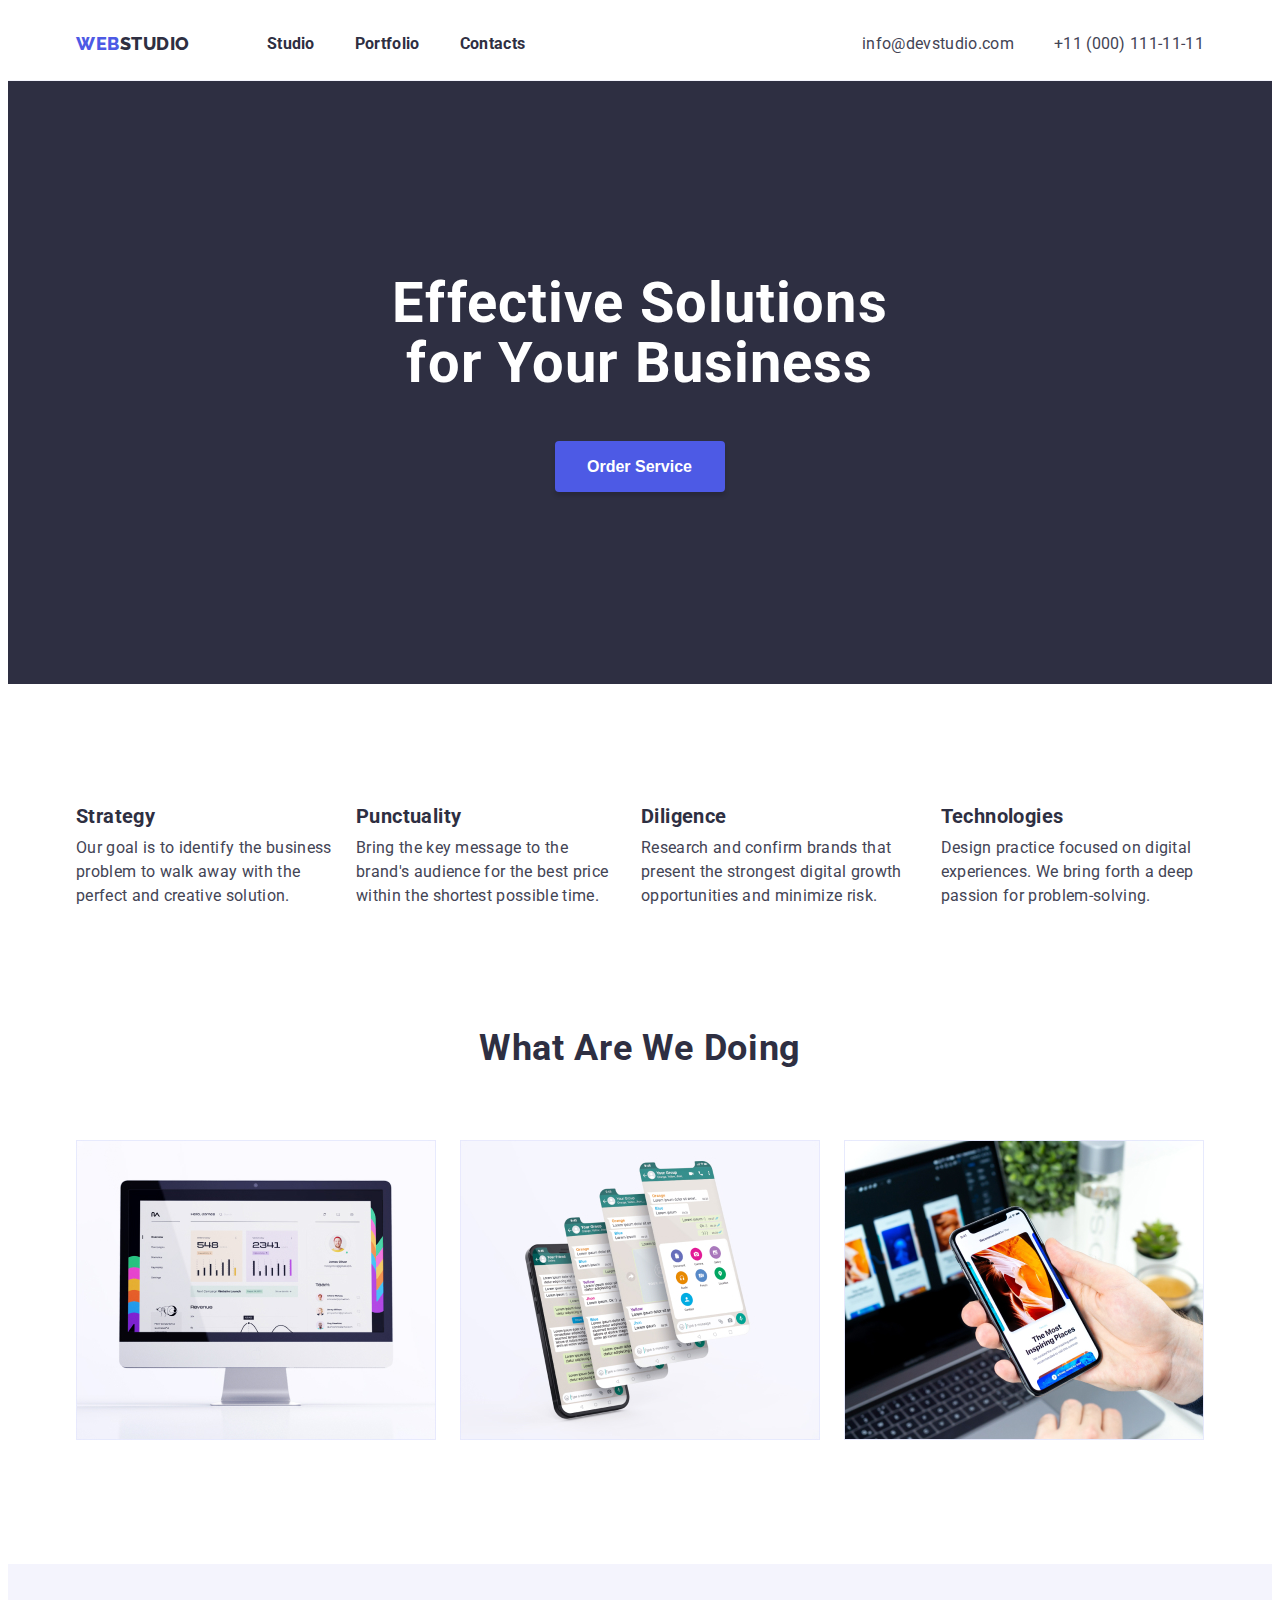
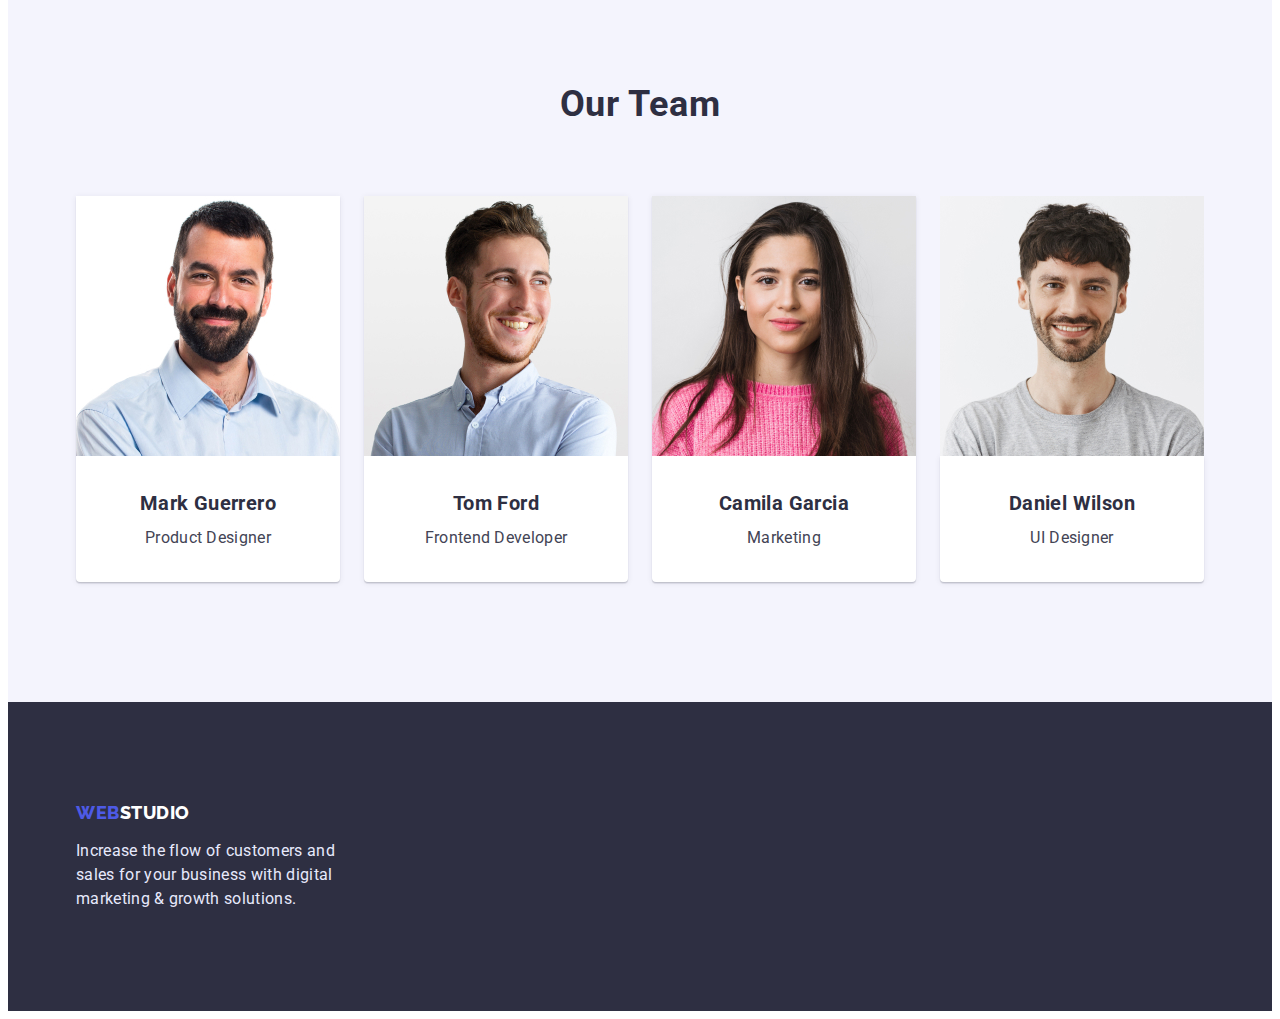
<file: index.html>
<!DOCTYPE html>
<html lang="en">
  <head>
    <meta charset="UTF-8" />
    <meta http-equiv="X-UA-Compatible" content="IE=edge" />
    <meta name="viewport" content="width=device-width, initial-scale=1.0" />
    <link rel="preconnect" href="https://fonts.googleapis.com" />
    <link rel="preconnect" href="https://fonts.gstatic.com" crossorigin />
    <link
      href="https://fonts.googleapis.com/css2?family=Raleway:wght@800&family=Roboto:wght@400;700&display=swap"
      rel="stylesheet"
    />
    <link
      rel="stylesheet"
      href="https://cdnjs.cloudflare.com/ajax/libs/modern-normalize/1.1.0/modern-normalize.min.css"
      integrity="sha512-wpPYUAdjBVSE4KJnH1VR1HeZfpl1ub8YT/NKx4PuQ5NmX2tKuGu6U/JRp5y+Y8XG2tV+wKQpNHVUX03MfMFn9Q=="
      crossorigin="anonymous"
      referrerpolicy="no-referrer"
    />
    <link rel="stylesheet" type="text/css" href="./css/styles.css" />
    <title>Studio</title>
  </head>
  <body>
    <header class="header">
      <div class="container">
        <nav class="header-block">
          <a class="header-logo" href="/index.html"><span>WEB</span>STUDIO</a>
          <ul class="header-nav list">
            <li class="item">
              <a class="header-link link" href="/index.html">Studio</a>
            </li>
            <li class="item">
              <a class="header-link link" href="./portfolio.html">Portfolio</a>
            </li>
            <li class="item">
              <a class="header-link link" href="/">Contacts</a>
            </li>
          </ul>
          <ul class="header-adress list">
            <li class="item">
              <a class="header-contact" href="mailto:info@devstudio.com"
                >info@devstudio.com</a
              >
            </li>
            <li class="item">
              <a class="header-contact" href="tel:+11(000)111-11-11"
                >+11 (000) 111-11-11</a
              >
            </li>
          </ul>
        </nav>
      </div>
    </header>

    <!-- Hero -->
    <main>
      <!-- section-1 -->
      <section class="order">
        <h1 class="order-title">Effective Solutions <br />for Your Business</h1>
        <button class="order-button" type="button">Order Service</button>
      </section>
      <!--section-2-->
      <section class="benefits">
        <div class="container">
          <ul class="benefits-list">
            <li class="item">
              <h3 class="benefits-title">Strategy</h3>
              <p class="benefits-decription">
                Our goal is to identify the business problem to walk away with
                the perfect and creative solution.
              </p>
            </li>
            <li class="item">
              <h3 class="benefits-title">Punctuality</h3>
              <p class="benefits-decription">
                Bring the key message to the brand's audience for the best price
                within the shortest possible time.
              </p>
            </li>
            <li class="item">
              <h3 class="benefits-title">Diligence</h3>
              <p class="benefits-decription">
                Research and confirm brands that present the strongest digital
                growth opportunities and minimize risk.
              </p>
            </li>
            <li class="item">
              <h3 class="benefits-title">Technologies</h3>
              <p class="benefits-decription">
                Design practice focused on digital experiences. We bring forth a
                deep passion for problem-solving.
              </p>
            </li>
          </ul>
        </div>
      </section>
      <section class="work">
        <div class="container">
          <h2 class="work-title">What are we doing</h2>
          <ul class="work-list">
            <li class="item">
              <img
                class="work-image"
                src="./images/image_1.jpg"
                alt="pic_1"
                width="360"
              />
            </li>
            <li class="item">
              <img
                class="work-image"
                src="./images/image_2.jpg"
                alt="pic_2"
                width="360"
              />
            </li>
            <li class="item">
              <img
                class="work-image"
                src="./images/image_3.jpg"
                alt="pic_3"
                width="360"
              />
            </li>
          </ul>
        </div>
      </section>
      <!-- section-3 -->
      <section class="team">
        <div class="container">
          <h2 class="team-title">Our Team</h2>
          <ul class="team-list">
            <li class="item">
              <div class="team-member-block">
                <img
                  class="team-avatar"
                  src="./images/image_4.jpg"
                  alt="mark_guererro"
                  width="264"
                />

                <div class="team-text-block">
                  <h3 class="team-member">Mark Guerrero</h3>
                <p class="team-job">Product Designer</p>
              </div>
            </div>
            </li>
            <li class="item">
              <div class="team-member-block">
                <img
                  class="team-avatar"
                  src="./images/image_5.jpg"
                  alt="tom_ford"
                  width="264"
                />
                <div class="team-text-block">
                  <h3 class="team-member">Tom Ford</h3>
                <p class="team-job">Frontend Developer</p>
              </div>
            </div>
            </li>
            <li class="item">
              <div class="team-member-block">
                <img
                  class="team-avatar"
                  src="./images/image_6.jpg"
                  alt="camila_garcia"
                  width="264"
                />
                <div class="team-text-block">
                  <h3 class="team-member">Camila Garcia</h3>
                <p class="team-job">Marketing</p>
              </div>
            </div>
            </li>
            <li class="item">
              <img
                class="team-avatar"
                src="./images/image_7.jpg"
                alt="daniel_wilson"
                width="264"
              />
              <div class="team-member-block">
                <div class="team-text-block">
                  <h3 class="team-member">Daniel Wilson</h3>
                <p class="team-job">UI Designer</p>
              </div>
            </div>
            </li>
          </ul>
        </div>
      </section>
    </main>

    <footer class="footer">
      <div class="container">
        <a class="footer-logo" href="/"><span>WEB</span>STUDIO</a>
        <p class="footer-abstract">
          Increase the flow of customers and sales for your business with
          digital marketing & growth solutions.
        </p>
      </div>
    </footer>
  </body>
</html>
</file>
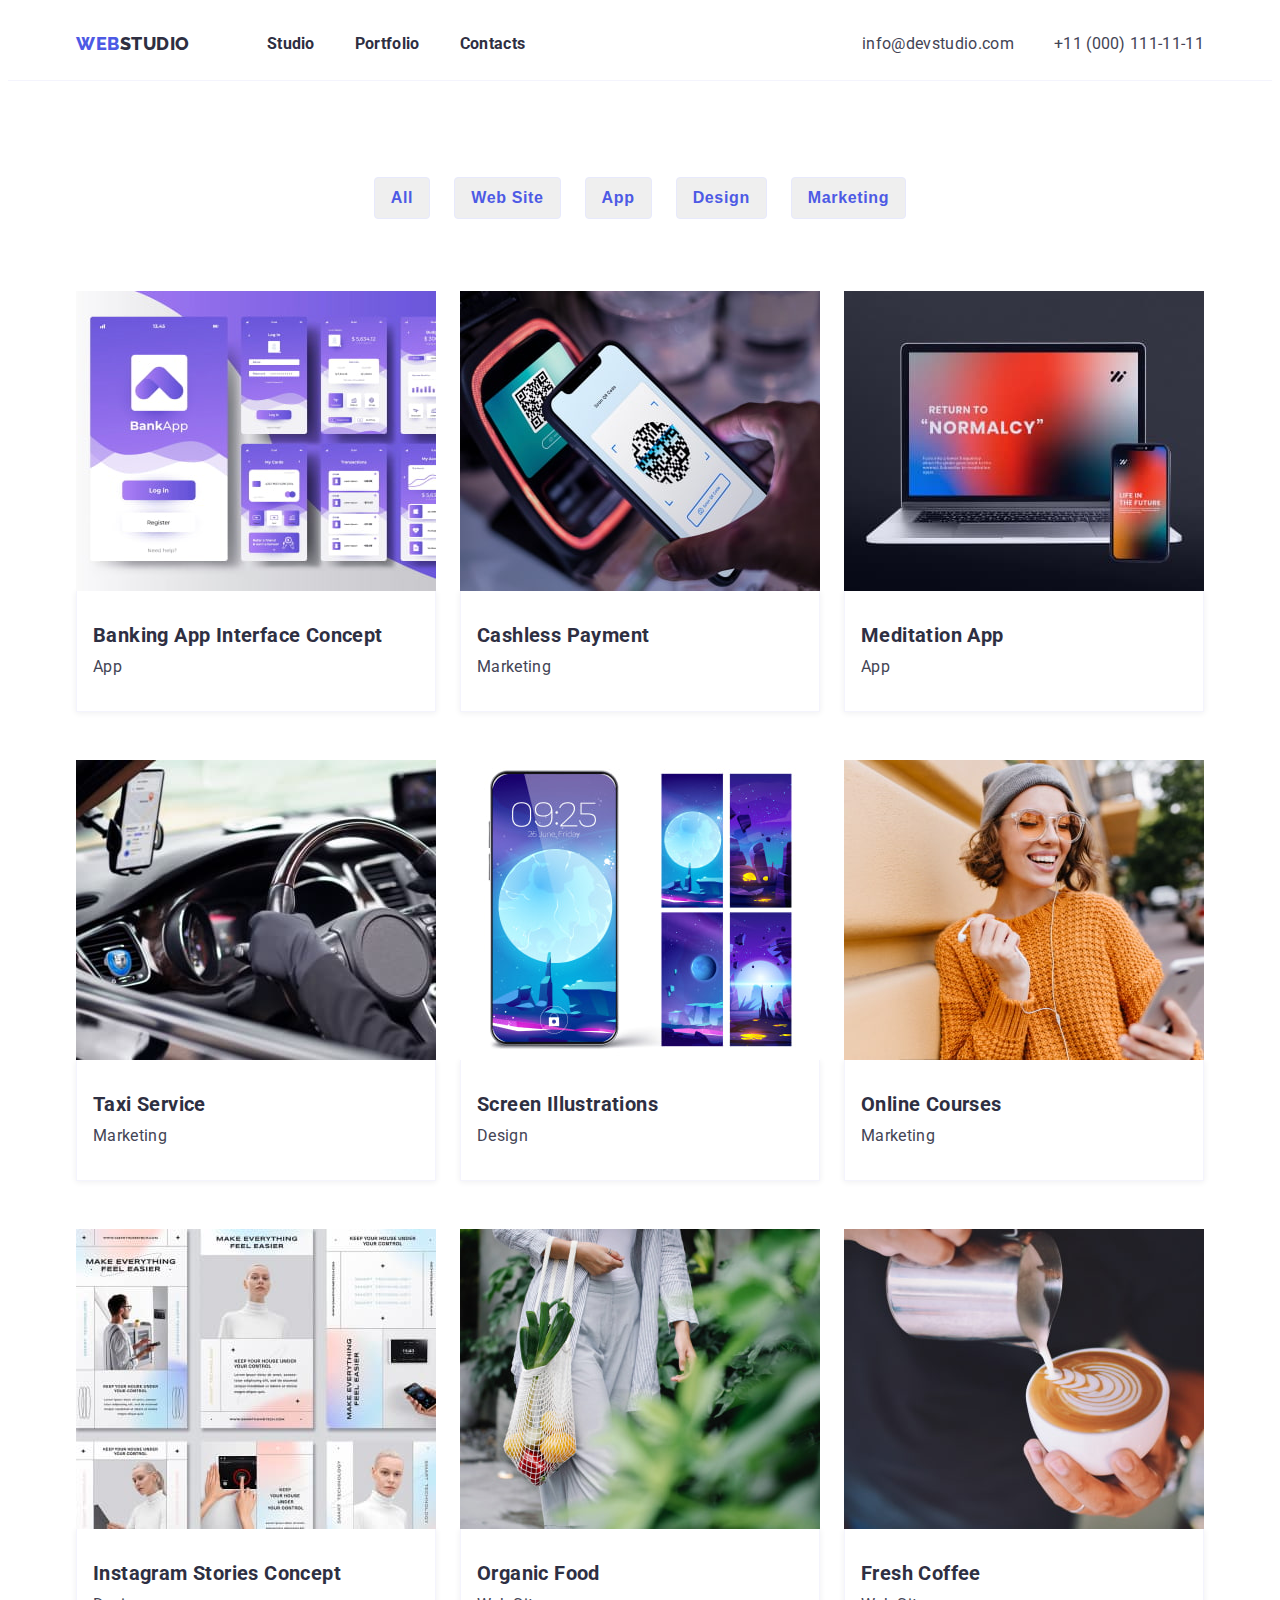
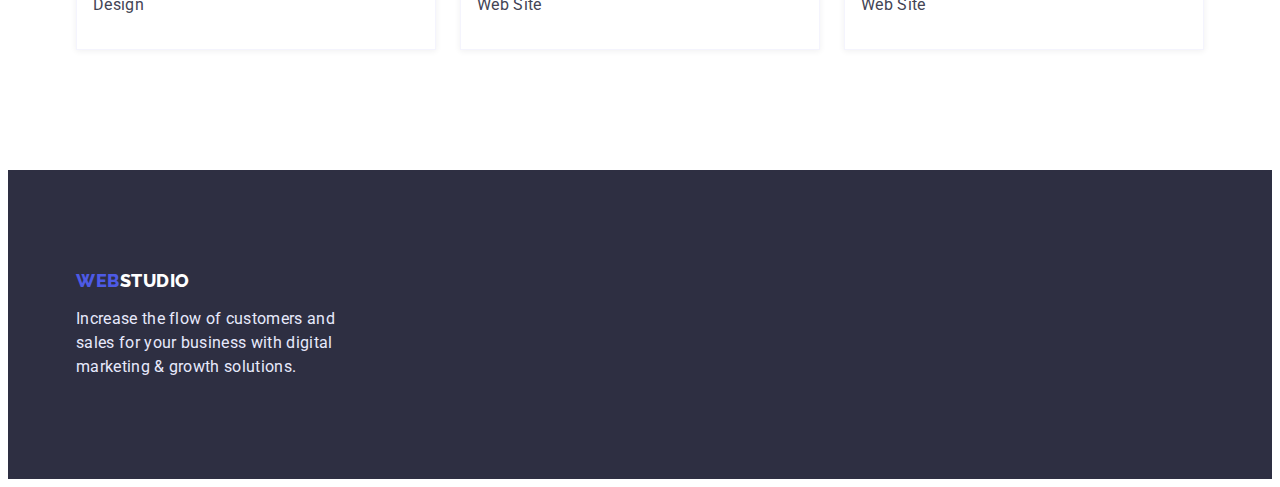
<file: portfolio.html>
<!DOCTYPE html>
<html lang="en">
  <head>
    <meta charset="UTF-8" />
    <meta http-equiv="X-UA-Compatible" content="IE=edge" />
    <meta name="viewport" content="width=device-width, initial-scale=1.0" />
    <link
      rel="stylesheet"
      href="https://cdnjs.cloudflare.com/ajax/libs/modern-normalize/1.1.0/modern-normalize.min.css"
      integrity="sha512-wpPYUAdjBVSE4KJnH1VR1HeZfpl1ub8YT/NKx4PuQ5NmX2tKuGu6U/JRp5y+Y8XG2tV+wKQpNHVUX03MfMFn9Q=="
      crossorigin="anonymous"
      referrerpolicy="no-referrer"
    />
    <link rel="stylesheet" type="text/css" href="./css/styles.css" />
    <title>Portfolio</title>
    <link rel="preconnect" href="https://fonts.googleapis.com" />
    <link rel="preconnect" href="https://fonts.gstatic.com" crossorigin />
    <link
      href="https://fonts.googleapis.com/css2?family=Raleway:wght@800&family=Roboto:wght@400;700&display=swap"
      rel="stylesheet"
    />
  </head>
  <body>
    <header class="header">
      <nav class="container header-block">
        <a class="header-logo" href="/index.html"><span>WEB</span>STUDIO</a>
        <ul class="header-nav list">
          <li class="item">
            <a class="header-link link" href="/index.html">Studio</a>
          </li>
          <li class="item">
            <a class="header-link link" href="./portfolio.html">Portfolio</a>
          </li>
          <li class="item">
            <a class="header-link link" href="/">Contacts</a>
          </li>
        </ul>
        <ul class="header-adress list">
          <li class="item">
            <a class="header-contact" href="mailto:info@devstudio.com"
              >info@devstudio.com</a
            >
          </li>
          <li class="item">
            <a class="header-contact" href="tel:+11(000)111-11-11"
              >+11 (000) 111-11-11</a
            >
          </li>
        </ul>
      </nav>
    </header>

    <main>
      <section class="products">
        <div class="container">
          <h1 hidden>Potfolio</h1>
          <ul class="products-list">
            <li class="item">
              <button class="products-button" type="button">All</button>
            </li>
            <li class="item">
              <button class="products-button" type="button">Web Site</button>
            </li>
            <li class="item">
              <button class="products-button" type="button">App</button>
            </li>
            <li class="item">
              <button class="products-button" type="button">Design</button>
            </li>
            <li class="item">
              <button class="products-button" type="button">Marketing</button>
            </li>
          </ul>
          <ul class="gallery-list">
            <li class="item">
              <a class="link" href="">
                <img
                  class="gallery-image"
                  src="./images/image_8.jpg"
                  alt="banking_interface"
                  width="360"
                />
                <div class="gallery-block">
                  <h2 class="gallery-title">Banking App Interface Concept</h2>
                  <p class="gallery-product">App</p>
                </div>
              </a>
            </li>
            <li class="item">
              <a class="link" href="">
                <img
                  class="gallery-image"
                  src="./images/image_9.jpg"
                  alt="payment"
                  width="360"
                />
                <div class="gallery-block">
                  <h2 class="gallery-title">Cashless Payment</h2>
                  <p class="gallery-product">Marketing</p>
                </div>
              </a>
            </li>
            <li class="item">
              <a class="link" href="">
                <img
                  class="gallery-image"
                  src="./images/image_10.jpg"
                  alt="meditation_app"
                  width="360"
                />
                <div class="gallery-block">
                  <h2 class="gallery-title">Meditation App</h2>
                  <p class="gallery-product">App</p>
                </div>
              </a>
            </li>
            <li class="item">
              <a class="link" href="">
                <img
                  class="gallery-image"
                  src="./images/image_11.jpg"
                  alt="taxi_service"
                  width="360"
                />
                <div class="gallery-block">
                  <h2 class="gallery-title">Taxi Service</h2>
                  <p class="gallery-product">Marketing</p>
                </div>
              </a>
            </li>
            <li class="item">
              <a class="link" href="">
                <img
                  class="gallery-image"
                  src="./images/image_12.jpg"
                  alt="screen_illustrations"
                  width="360"
                />
                <div class="gallery-block">
                  <h2 class="gallery-title">Screen Illustrations</h2>
                  <p class="gallery-product">Design</p>
                </div>
              </a>
            </li>
            <li class="item">
              <a class="link" href="">
                <img
                  class="gallery-image"
                  src="./images/image_13.jpg"
                  alt="online-courses"
                  width="360"
                />
                <div class="gallery-block">
                  <h2 class="gallery-title">Online Courses</h2>
                  <p class="gallery-product">Marketing</p>
                </div>
              </a>
            </li>
            <li class="item">
              <a class="link" href="">
                <img
                  class="gallery-image"
                  src="./images/image_14.jpg"
                  alt="instagram_stories"
                  width="360"
                />
                <div class="gallery-block">
                  <h2 class="gallery-title">Instagram Stories Concept</h2>
                  <p class="gallery-product">Design</p>
                </div>
              </a>
            </li>
            <li class="item">
              <a class="link" href="">
                <img
                  class="gallery-image"
                  src="./images/image_15.jpg"
                  alt="organic_food"
                  width="360"
                />
                <div class="gallery-block">
                  <h2 class="gallery-title">Organic Food</h2>
                  <p class="gallery-product">Web Site</p>
                </div>
              </a>
            </li>
            <li class="item">
              <a class="link" href="">
                <img
                  class="gallery-image"
                  src="./images/image_16.jpg"
                  alt="fresh_coffee"
                  width="360"
                />
                <div class="gallery-block">
                  <h2 class="gallery-title">Fresh Coffee</h2>
                  <p class="gallery-product">Web Site</p>
                </div>
              </a>
            </li>
          </ul>
        </div>
      </section>
    </main>

    <footer class="footer">
      <div class="container">
        <a class="footer-logo" href="/"><span>WEB</span>STUDIO</a>
        <p class="footer-abstract">
          Increase the flow of customers and sales for your business with
          digital marketing & growth solutions.
        </p>
      </div>
    </footer>
  </body>
</html>
</file>
<file: css/styles.css>
/*Palette*/

/* main text color: #2E2F42 */
/* paragraph text color: #434455 */
/* white color: #FFFFFF */
/* color accent: #4D5AE5 */

:root {
  --color-primary-text: #2e2f42;
  --color-secondary-text: #434455;
  --color-white: #ffffff;
  --color-accent: #4d5ae5;

  --font-family: "Roboto", sans-serif;
  --font-web: "Raleway", sans-serif;
}

*,
*::before,
*::after {
  box-sizing: border-box;
}

h1,
h2,
h3,
p,
ul {
  margin: 0;
  padding: 0;
}

.container {
  max-width: 1158px;
  margin: 0 auto;
  padding-left: 15px;
  padding-right: 15px;
  width: 1158px;
  margin: 0 auto;
}

body {
  font-family: "Roboto", sans-serif;
  color: var(--color-primary-text);
  background-color: var(--color-white);
}

.link {
  text-decoration: none;
}

.list {
  list-style: none;
}

/* --- HEADER --- */

.header {
  background: var(--color-white);
  border-bottom: solid 0.5px #f4f4fd;
}

.header-block {
  display: flex;
  align-items: center;
}

.header-logo {
  font-family: "Raleway";
  font-weight: 800;
  font-size: 18px;
  line-height: calc(24 / 18);
  display: flex;
  align-items: center;
  letter-spacing: 0.03em;
  text-transform: uppercase;
  color: var(--color-primary-text);
  text-decoration: none;
  margin-right: 77px;
  padding-top: 24px;
  padding-bottom: 24px;
}

.header-nav {
  display: flex;
}

.header-nav .header-link {
  display: block;
  padding-top: 24px;
  padding-bottom: 24px;
}

.header-nav .item:not(:last-child) {
  margin-right: 40px;
}

.header-logo > span {
  font-family: "Raleway";
  font-weight: 800;
  font-size: 18px;
  line-height: calc (24 / 18);
  display: flex;
  align-items: center;
  text-transform: uppercase;
  color: var(--color-accent);
  flex: none;
}

.header-link:hover {
  font-weight: 700;
  font-size: 16px;
  line-height: calc(24 / 16);
  letter-spacing: 0.02em;
  color: var(--color-secondary-text);
}

.header-link:focus {
  font-weight: 700;
  font-size: 16px;
  line-height: calc(24 / 16);
  letter-spacing: 0.02em;
  color: var(--color-secondary-text);
}

.header-link:active {
  font-weight: 700;
  font-size: 16px;
  line-height: calc(24 / 16);
  letter-spacing: 0.02em;
  color: var(--color-accent);
}

.header-link {
  font-weight: 700;
  font-size: 16px;
  line-height: calc(24 / 16);
  letter-spacing: 0.02em;
  color: var(--color-primary-text);
  text-decoration: none;
}

.header-adress {
  display: flex;
  margin-left: auto;
}

.header-adress .header-contact {
  padding-top: 24px;
  padding-bottom: 24px;
}

.header-adress .item + .item {
  margin-left: 40px;
}

.header-adress .item {
  padding-top: 24px;
  padding-bottom: 24px;
}

.header-contact {
  font-weight: 400;
  font-size: 16px;
  line-height: calc(24 / 16);
  letter-spacing: 0.02em;
  color: var(--color-secondary-text);
  text-decoration: none;
}

.header-contact:hover {
  color: var(--color-accent);
}

.header-contact:focus {
  color: var(--color-accent);
}

/* ---ORDER--- */

.order {
  background: var(--color-primary-text);
  padding-top: 192px;
  padding-bottom: 192px;
  margin: 0 auto;
}

.order-title {
  font-weight: 700;
  font-size: 56px;
  line-height: calc(60 / 56);
  text-align: center;
  letter-spacing: 0.02em;
  color: var(--color-white);
  margin-bottom: 48px;
}

.order-button {
  font-weight: 700;
  font-size: 16px;
  line-height: calc(19 / 16);
  display: flex;
  flex-direction: row;
  align-items: center flex-start;
  padding: 16px 32px;
  gap: 10px;
  color: var(--color-white);
  background: var(--color-accent);
  margin: 0 auto;
  box-shadow: 0px 4px 4px rgba(0, 0, 0, 0.15);
  border-radius: 4px;
  cursor: pointer;
  width: 170px;
  border: transparent;
}

.order-button:hover {
  background: #404bbf;
  box-shadow: 0px 4px 4px rgba(0, 0, 0, 0.15);
  border-radius: 4px;
}

.order-button:focus {
  background: #404bbf;
  box-shadow: 0px 4px 4px rgba(0, 0, 0, 0.15);
  border-radius: 4px;
}

/* --- BENEFITS --- */

.benefits {
  padding-top: 120px;
}

.work,
.team {
  padding-top: 120px;
  padding-bottom: 120px;
}

.benefits-title {
  font-weight: 700;
  font-size: 20px;
  line-height: calc(24 / 20);
  letter-spacing: 0.02em;
  color: var(--color-primary-text);
  margin-bottom: 8px;
}

.benefits-list {
  list-style: none;
  display: flex;
}

.benefits-list .item:not(:last-child) {
  margin-right: 24px;
}

.benefits-decription {
  font-size: 16px;
  line-height: calc(24 / 16);
  letter-spacing: 0.02em;
  color: var(--color-secondary-text);
}

/* --- WORK ---- */

.work-title {
  font-weight: 700;
  font-size: 36px;
  line-height: calc(40 / 36);
  text-align: center;
  letter-spacing: 0.02em;
  text-transform: capitalize;
  color: var(--color-primary-text);
  margin-bottom: 72px;
}

.work-list {
  list-style: none;
  display: flex;
}

.work-list .item:not(:last-child) {
  margin-right: 24px;
}

/* --- TEAM ---- */

.team {
  background: #f4f4fd;
  margin: 0 auto;
}

.team-title {
  font-weight: 700;
  font-size: 36px;
  line-height: calc(40 / 36);
  text-align: center;
  letter-spacing: 0.02em;
  text-transform: capitalize;
  color: var(--color-primary-text);
  padding-bottom: 72px;
}

.team-list {
  list-style: none;
  display: flex;
}

.team-list .item:not(:last-child) {
  margin-right: 24px;
}

.team-avatar {
  margin-left: auto;
  margin-right: auto;
  display: block;
}

.team-member-block {
  background: var(--color-white);
  width: 264px;
  margin: auto;
  box-shadow: 0px 1px 6px rgba(46, 47, 66, 0.08),
    0px 1px 1px rgba(46, 47, 66, 0.16), 0px 2px 1px rgba(46, 47, 66, 0.08);
  border-radius: 0px 0px 4px 4px;
}

.team-text-block {
  padding-top: 32px;
  padding-bottom: 32px;
}

.team-member {
  font-weight: 700;
  font-size: 20px;
  line-height: calc(24 / 16);
  text-align: center;
  letter-spacing: 0.02em;
  color: var(--color-primary-text);
  flex: none;
  order: 0;
  flex-grow: 0;
  margin-bottom: 8px;
}

.team-job {
  font-size: 16px;
  line-height: calc(24 / 16);
  text-align: center;
  letter-spacing: 0.02em;
  color: var(--color-secondary-text);
}

/* --------------- P O R T F O L I O---------------- */

/* ---PRODUCTS---- */

.products {
  padding-top: 96px;
  padding-bottom: 120px;
}

.products-list {
  list-style: none;
  display: flex;
  justify-content: center;
  margin-bottom: 72px;
}

.products-list .item:not(:last-child) {
  margin-right: 24px;
}

.products-button {
  font-weight: 700;
  font-size: 16px;
  line-height: calc(24 / 16);
  display: flex;
  align-items: center;
  text-align: center;
  letter-spacing: 0.04em;
  color: var(--color-accent);
  cursor: pointer;
  padding: 8px 16px;
  border: 1px solid #e7e9fc;
  border-radius: 4px;
}

.products-button:hover {
  font-weight: 700;
  font-size: 16px;
  line-height: calc(24 / 16);
  display: flex;
  align-items: center;
  text-align: center;
  letter-spacing: 0.04em;
  color: var(--color-white);
  background: var(--color-accent);
  box-shadow: 0px 3px 1px rgba(0, 0, 0, 0.1), 0px 2px 1px rgba(0, 0, 0, 0.08),
    0px 2px 2px rgba(0, 0, 0, 0.12);
  border-radius: 4px;
  border: transparent;
}

.products-button:focus {
  font-weight: 700;
  font-size: 16px;
  line-height: calc(24 / 16);
  display: flex;
  align-items: center;
  text-align: center;
  letter-spacing: 0.04em;
  color: var(--color-accent);
  background: var(--color-white);
  box-shadow: 0px 3px 1px rgba(0, 0, 0, 0.1), 0px 2px 1px rgba(0, 0, 0, 0.08),
    0px 2px 2px rgba(0, 0, 0, 0.12);
  border-radius: 4px;
  border: transparent;
}

/* ---GALLERY--- */

.gallery-list {
  list-style: none;
  display: flex;
  flex-wrap: wrap;
  row-gap: 48px;
  column-gap: 24px;
}

.gallery-list .item:nth-child(3n) {
  margin-right: 0;
}

.gallery-list .item:nth-last-child(-n + 3) {
  margin-bottom: 0;
}

.gallery-block {
  padding-top: 32px;
  padding-bottom: 32px;
  padding-left: 16px;
  border: 0.5px solid #f4f4fd;
  border-top: none;
  box-shadow: 0px 1px 6px rgba(46, 47, 66, 0.08);
}

.gallery-image {
  display: block;
  width: 360px;
}

.gallery-title {
  font-weight: 700;
  font-size: 20px;
  line-height: calc(24 / 20);
  letter-spacing: 0.02em;
  color: var(--color-primary-text);
}

.gallery-product {
  font-size: 16px;
  line-height: calc(24 / 16);
  letter-spacing: 0.02em;
  color: var(--color-secondary-text);
  margin-top: 8px;
}

/* --- FOOTER --- */

.footer {
  background: var(--color-primary-text);
  padding-top: 100px;
  padding-bottom: 100px;
  margin: 0 auto;
}

.footer-logo {
  font-family: "Raleway";
  font-weight: 800;
  font-size: 18px;
  line-height: calc(21 / 18);
  display: flex;
  align-items: center;
  letter-spacing: 0.03em;
  text-transform: uppercase;
  color: var(--color-white);
  flex: none;
  order: 1;
  flex-grow: 0;
  text-decoration: none;
  margin-bottom: 16px;
}

.footer-logo > span {
  font-family: "Raleway";
  font-weight: 800;
  font-size: 18px;
  line-height: calc(21 / 18);
  display: flex;
  align-items: center;
  letter-spacing: 0.03em;
  text-transform: uppercase;
  color: var(--color-accent);
}

.footer-abstract {
  font-size: 16px;
  line-height: calc(24 / 16);
  letter-spacing: 0.02em;
  color: #e7e9fc;
  box-sizing: border-box;
  max-width: 264px;
}
</file>
